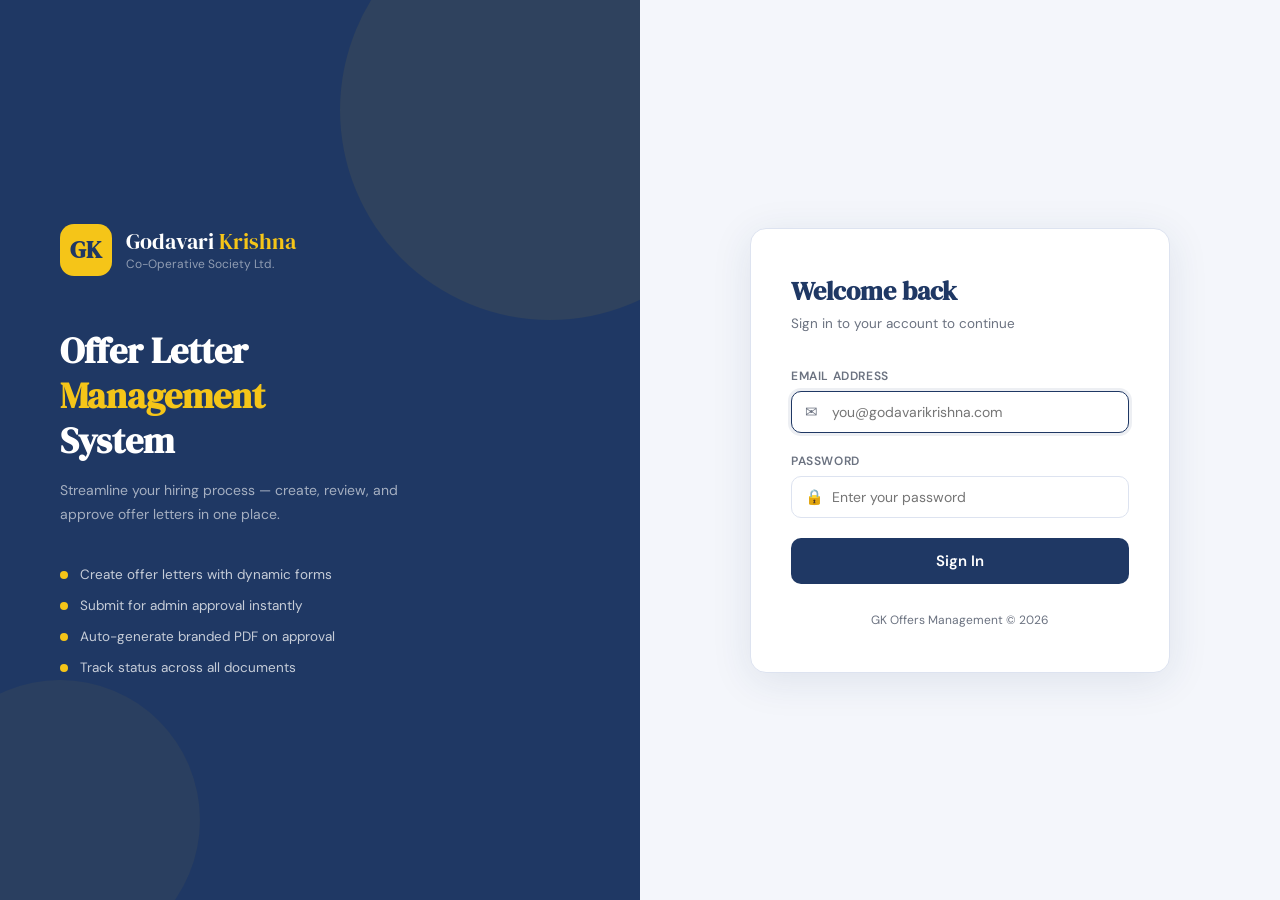
<file: index.html>
<!doctype html>
<html lang="en">
  <head>
    <meta charset="UTF-8" />
    <meta name="viewport" content="width=device-width, initial-scale=1.0" />
    <title>GK Offers — Login</title>
    <link rel="preconnect" href="https://fonts.googleapis.com" />
    <link
      href="https://fonts.googleapis.com/css2?family=DM+Sans:wght@300;400;500;600&family=DM+Serif+Display&display=swap"
      rel="stylesheet"
    />
    <style>
      *,
      *::before,
      *::after {
        box-sizing: border-box;
        margin: 0;
        padding: 0;
      }

      :root {
        --navy: #1f3864;
        --navy-lt: #2a4a85;
        --gold: #f5c518;
        --border: #dde3f0;
        --text: #1a1f36;
        --muted: #6b7280;
        --radius: 10px;
      }

      body {
        font-family: "DM Sans", sans-serif;
        min-height: 100vh;
        display: grid;
        grid-template-columns: 1fr 1fr;
        background: #f4f6fb;
      }

      /* ── Left panel ── */
      .left {
        background: var(--navy);
        display: flex;
        flex-direction: column;
        justify-content: center;
        padding: 60px;
        position: relative;
        overflow: hidden;
      }
      .left::before {
        content: "";
        position: absolute;
        width: 420px;
        height: 420px;
        background: rgba(245, 197, 24, 0.07);
        border-radius: 50%;
        top: -100px;
        right: -120px;
      }
      .left::after {
        content: "";
        position: absolute;
        width: 280px;
        height: 280px;
        background: rgba(245, 197, 24, 0.05);
        border-radius: 50%;
        bottom: -60px;
        left: -80px;
      }
      .brand {
        display: flex;
        align-items: center;
        gap: 14px;
        margin-bottom: 52px;
      }
      .brand-logo {
        width: 52px;
        height: 52px;
        background: var(--gold);
        border-radius: 14px;
        display: flex;
        align-items: center;
        justify-content: center;
        font-family: "DM Serif Display", serif;
        font-size: 24px;
        color: var(--navy);
        font-weight: 700;
        flex-shrink: 0;
      }
      .brand-name {
        font-family: "DM Serif Display", serif;
        font-size: 22px;
        color: #fff;
        line-height: 1.2;
      }
      .brand-name span {
        color: var(--gold);
      }
      .brand-sub {
        font-size: 12px;
        color: rgba(255, 255, 255, 0.5);
        margin-top: 2px;
      }

      .left-headline {
        font-family: "DM Serif Display", serif;
        font-size: 36px;
        color: #fff;
        line-height: 1.25;
        margin-bottom: 16px;
      }
      .left-headline span {
        color: var(--gold);
      }
      .left-desc {
        font-size: 14px;
        color: rgba(255, 255, 255, 0.6);
        line-height: 1.7;
        max-width: 360px;
      }

      .feature-list {
        margin-top: 40px;
        display: flex;
        flex-direction: column;
        gap: 14px;
      }
      .feature {
        display: flex;
        align-items: center;
        gap: 12px;
        color: rgba(255, 255, 255, 0.75);
        font-size: 13.5px;
      }
      .feature-dot {
        width: 8px;
        height: 8px;
        background: var(--gold);
        border-radius: 50%;
        flex-shrink: 0;
      }

      /* ── Right panel ── */
      .right {
        display: flex;
        align-items: center;
        justify-content: center;
        padding: 40px;
      }
      .login-card {
        background: #fff;
        border-radius: 16px;
        border: 1px solid var(--border);
        box-shadow: 0 8px 40px rgba(31, 56, 100, 0.1);
        padding: 44px 40px;
        width: 100%;
        max-width: 420px;
      }
      .login-title {
        font-family: "DM Serif Display", serif;
        font-size: 26px;
        color: var(--navy);
        margin-bottom: 6px;
      }
      .login-subtitle {
        font-size: 13.5px;
        color: var(--muted);
        margin-bottom: 36px;
      }

      .form-group {
        margin-bottom: 20px;
      }
      .form-label {
        display: block;
        font-size: 12px;
        font-weight: 600;
        color: var(--muted);
        text-transform: uppercase;
        letter-spacing: 0.05em;
        margin-bottom: 7px;
      }
      .input-wrap {
        position: relative;
      }
      .input-icon {
        position: absolute;
        left: 14px;
        top: 50%;
        transform: translateY(-50%);
        color: var(--muted);
        font-size: 15px;
        pointer-events: none;
      }
      .form-control {
        width: 100%;
        padding: 11px 14px 11px 40px;
        border: 1.5px solid var(--border);
        border-radius: var(--radius);
        font-family: inherit;
        font-size: 14px;
        color: var(--text);
        outline: none;
        transition:
          border-color 0.15s,
          box-shadow 0.15s;
      }
      .form-control:focus {
        border-color: var(--navy);
        box-shadow: 0 0 0 3px rgba(31, 56, 100, 0.08);
      }

      .btn-login {
        width: 100%;
        padding: 13px;
        background: var(--navy);
        color: #fff;
        border: none;
        border-radius: var(--radius);
        font-family: inherit;
        font-size: 15px;
        font-weight: 600;
        cursor: pointer;
        transition: all 0.18s;
        margin-top: 8px;
        display: flex;
        align-items: center;
        justify-content: center;
        gap: 8px;
      }
      .btn-login:hover {
        background: var(--navy-lt);
        transform: translateY(-1px);
        box-shadow: 0 4px 20px rgba(31, 56, 100, 0.2);
      }
      .btn-login:active {
        transform: none;
      }
      .btn-login:disabled {
        opacity: 0.6;
        cursor: not-allowed;
        transform: none;
      }

      .error-msg {
        background: #fde8e8;
        color: #b22a2a;
        border-radius: var(--radius);
        padding: 11px 14px;
        font-size: 13px;
        margin-bottom: 20px;
        display: none;
        border: 1px solid #f5c6c6;
      }
      .error-msg.show {
        display: block;
      }

      .login-footer {
        text-align: center;
        margin-top: 28px;
        font-size: 12px;
        color: var(--muted);
      }

      /* ── Spinner ── */
      .spinner {
        width: 16px;
        height: 16px;
        border: 2px solid rgba(255, 255, 255, 0.3);
        border-top-color: #fff;
        border-radius: 50%;
        animation: spin 0.7s linear infinite;
        display: none;
      }
      @keyframes spin {
        to {
          transform: rotate(360deg);
        }
      }

      /* ── Responsive ── */
      @media (max-width: 768px) {
        body {
          grid-template-columns: 1fr;
        }
        .left {
          display: none;
        }
        .right {
          padding: 24px;
        }
        .login-card {
          padding: 32px 24px;
        }
      }
    </style>
  </head>
  <body>
    <!-- Left branding panel -->
    <div class="left">
      <div class="brand">
        <div class="brand-logo">GK</div>
        <div>
          <div class="brand-name">Godavari <span>Krishna</span></div>
          <div class="brand-sub">Co-Operative Society Ltd.</div>
        </div>
      </div>

      <h1 class="left-headline">
        Offer Letter<br /><span>Management</span><br />System
      </h1>
      <p class="left-desc">
        Streamline your hiring process — create, review, and approve offer
        letters in one place.
      </p>

      <div class="feature-list">
        <div class="feature">
          <div class="feature-dot"></div>
          Create offer letters with dynamic forms
        </div>
        <div class="feature">
          <div class="feature-dot"></div>
          Submit for admin approval instantly
        </div>
        <div class="feature">
          <div class="feature-dot"></div>
          Auto-generate branded PDF on approval
        </div>
        <div class="feature">
          <div class="feature-dot"></div>
          Track status across all documents
        </div>
      </div>
    </div>

    <!-- Right login panel -->
    <div class="right">
      <div class="login-card">
        <h2 class="login-title">Welcome back</h2>
        <p class="login-subtitle">Sign in to your account to continue</p>

        <div class="error-msg" id="errorMsg"></div>

        <form id="loginForm">
          <div class="form-group">
            <label class="form-label">Email Address</label>
            <div class="input-wrap">
              <span class="input-icon">✉</span>
              <input
                type="email"
                id="email"
                class="form-control"
                placeholder="you@godavarikrishna.com"
                required
                autofocus
              />
            </div>
          </div>

          <div class="form-group">
            <label class="form-label">Password</label>
            <div class="input-wrap">
              <span class="input-icon">🔒</span>
              <input
                type="password"
                id="password"
                class="form-control"
                placeholder="Enter your password"
                required
              />
            </div>
          </div>

          <button type="submit" class="btn-login" id="loginBtn">
            <span id="btnText">Sign In</span>
            <div class="spinner" id="spinner"></div>
          </button>
        </form>

        <div class="login-footer">GK Offers Management &copy; 2026</div>
      </div>
    </div>

    <script src="/api.js"></script>
    <script>
      // If already logged in, redirect
      if (getToken() && getUser()) {
        const user = getUser();
        window.location.href =
          user.role === "admin"
            ? "/admin/dashboard.html"
            : "/recruiter/dashboard.html";
      }

      document
        .getElementById("loginForm")
        .addEventListener("submit", async (e) => {
          e.preventDefault();
          const email = document.getElementById("email").value.trim();
          const password = document.getElementById("password").value;
          const btn = document.getElementById("loginBtn");
          const spinner = document.getElementById("spinner");
          const btnText = document.getElementById("btnText");
          const errorMsg = document.getElementById("errorMsg");

          // Loading state
          btn.disabled = true;
          spinner.style.display = "block";
          btnText.textContent = "Signing in...";
          errorMsg.classList.remove("show");

          try {
            const data = await login(email, password);
            localStorage.setItem("token", data.access_token);

            // Fetch user profile using relative URL
            const me = await fetch("/auth/me", {
              headers: { Authorization: `Bearer ${data.access_token}` },
            }).then((r) => r.json());

            localStorage.setItem("user", JSON.stringify(me));

            // Redirect by role
            window.location.href =
              me.role === "admin"
                ? "/admin/dashboard.html"
                : "/recruiter/dashboard.html";
          } catch (err) {
            errorMsg.textContent = err.message || "Invalid email or password";
            errorMsg.classList.add("show");
            btn.disabled = false;
            spinner.style.display = "none";
            btnText.textContent = "Sign In";
          }
        });
    </script>
  </body>
</html>
</file>
<file: style.css>
@import url('https://fonts.googleapis.com/css2?family=DM+Sans:wght@300;400;500;600&family=DM+Serif+Display&display=swap');

*, *::before, *::after { box-sizing: border-box; margin: 0; padding: 0; }

:root {
    --navy:    #1F3864;
    --navy-lt: #2a4a85;
    --gold:    #F5C518;
    --green:   #22a861;
    --red:     #e03c3c;
    --orange:  #f5a623;
    --bg:      #f4f6fb;
    --surface: #ffffff;
    --border:  #dde3f0;
    --text:    #1a1f36;
    --muted:   #6b7280;
    --radius:  10px;
    --shadow:  0 2px 16px rgba(31,56,100,0.08);
    --shadow-lg: 0 8px 40px rgba(31,56,100,0.14);
}

body {
    font-family: 'DM Sans', sans-serif;
    background: var(--bg);
    color: var(--text);
    font-size: 14px;
    line-height: 1.6;
}

/* ── Buttons ─────────────────────────── */
.btn {
    display: inline-flex;
    align-items: center;
    gap: 6px;
    padding: 9px 18px;
    border: none;
    border-radius: var(--radius);
    font-family: inherit;
    font-size: 13.5px;
    font-weight: 500;
    cursor: pointer;
    transition: all .18s ease;
    text-decoration: none;
}
.btn-primary   { background: var(--navy); color: #fff; }
.btn-primary:hover { background: var(--navy-lt); transform: translateY(-1px); box-shadow: var(--shadow); }
.btn-success   { background: var(--green); color: #fff; }
.btn-success:hover { filter: brightness(1.1); }
.btn-danger    { background: var(--red); color: #fff; }
.btn-danger:hover  { filter: brightness(1.1); }
.btn-warning   { background: var(--orange); color: #fff; }
.btn-outline   { background: transparent; color: var(--navy); border: 1.5px solid var(--border); }
.btn-outline:hover { border-color: var(--navy); background: #f0f4ff; }
.btn-sm        { padding: 6px 12px; font-size: 12.5px; }
.btn:disabled  { opacity: .5; cursor: not-allowed; transform: none !important; }

/* ── Cards ───────────────────────────── */
.card {
    background: var(--surface);
    border-radius: var(--radius);
    border: 1px solid var(--border);
    box-shadow: var(--shadow);
}
.card-header {
    padding: 18px 24px;
    border-bottom: 1px solid var(--border);
    display: flex;
    align-items: center;
    justify-content: space-between;
    gap: 12px;
}
.card-body { padding: 24px; }

/* ── Form elements ───────────────────── */
.form-group { margin-bottom: 16px; }
.form-label {
    display: block;
    font-size: 12.5px;
    font-weight: 600;
    color: var(--muted);
    text-transform: uppercase;
    letter-spacing: .04em;
    margin-bottom: 6px;
}
.form-control {
    width: 100%;
    padding: 10px 14px;
    border: 1.5px solid var(--border);
    border-radius: var(--radius);
    font-family: inherit;
    font-size: 14px;
    color: var(--text);
    background: #fff;
    transition: border-color .15s;
    outline: none;
}
.form-control:focus { border-color: var(--navy); box-shadow: 0 0 0 3px rgba(31,56,100,0.08); }

/* ── Status badges ───────────────────── */
.badge {
    display: inline-block;
    padding: 3px 10px;
    border-radius: 20px;
    font-size: 11.5px;
    font-weight: 600;
    letter-spacing: .02em;
}
.badge-draft    { background: #e9ecf5; color: #5a6080; }
.badge-pending  { background: #fff4e0; color: #b26b00; }
.badge-approved { background: #e2f8ee; color: #1a7a48; }
.badge-rejected { background: #fde8e8; color: #b22a2a; }

/* ── Table ───────────────────────────── */
.table-wrap { overflow-x: auto; }
table { width: 100%; border-collapse: collapse; }
thead th {
    background: #f8f9fd;
    padding: 11px 16px;
    text-align: left;
    font-size: 11.5px;
    font-weight: 600;
    color: var(--muted);
    text-transform: uppercase;
    letter-spacing: .05em;
    border-bottom: 1.5px solid var(--border);
    white-space: nowrap;
}
tbody td {
    padding: 13px 16px;
    border-bottom: 1px solid var(--border);
    font-size: 13.5px;
    vertical-align: middle;
}
tbody tr:last-child td { border-bottom: none; }
tbody tr:hover { background: #f8f9fd; }

/* ── Navbar ──────────────────────────── */
.navbar {
    background: var(--navy);
    color: #fff;
    display: flex;
    align-items: center;
    justify-content: space-between;
    padding: 0 32px;
    height: 60px;
    position: sticky;
    top: 0;
    z-index: 100;
    box-shadow: 0 2px 12px rgba(31,56,100,0.18);
}
.navbar-brand {
    display: flex;
    align-items: center;
    gap: 10px;
    font-family: 'DM Serif Display', serif;
    font-size: 18px;
    color: #fff;
    text-decoration: none;
}
.navbar-brand .dot { color: var(--gold); }
.navbar-right { display: flex; align-items: center; gap: 16px; }
.navbar-user { font-size: 13px; opacity: .8; }
.navbar-role {
    background: var(--gold);
    color: var(--navy);
    font-size: 11px;
    font-weight: 700;
    padding: 2px 8px;
    border-radius: 20px;
    text-transform: uppercase;
    letter-spacing: .05em;
}

/* ── Page layout ─────────────────────── */
.page-wrap { max-width: 1200px; margin: 0 auto; padding: 32px 24px; }
.page-title {
    font-family: 'DM Serif Display', serif;
    font-size: 26px;
    color: var(--navy);
    margin-bottom: 4px;
}
.page-subtitle { color: var(--muted); font-size: 13.5px; margin-bottom: 28px; }

/* ── Tabs ────────────────────────────── */
.tabs { display: flex; gap: 4px; border-bottom: 2px solid var(--border); margin-bottom: 24px; }
.tab {
    padding: 10px 20px;
    font-size: 13.5px;
    font-weight: 500;
    color: var(--muted);
    cursor: pointer;
    border-bottom: 2px solid transparent;
    margin-bottom: -2px;
    transition: all .15s;
}
.tab.active { color: var(--navy); border-bottom-color: var(--navy); font-weight: 600; }
.tab:hover:not(.active) { color: var(--text); }
.tab-content { display: none; }
.tab-content.active { display: block; }

/* ── Modal ───────────────────────────── */
.modal-overlay {
    display: none;
    position: fixed; inset: 0;
    background: rgba(10,15,30,.45);
    backdrop-filter: blur(3px);
    z-index: 200;
    align-items: center;
    justify-content: center;
}
.modal-overlay.open { display: flex; }
.modal {
    background: var(--surface);
    border-radius: 14px;
    width: 90%;
    max-width: 600px;
    max-height: 90vh;
    overflow-y: auto;
    box-shadow: var(--shadow-lg);
    animation: slideUp .22s ease;
}
.modal-header {
    padding: 20px 24px 16px;
    border-bottom: 1px solid var(--border);
    display: flex;
    align-items: center;
    justify-content: space-between;
}
.modal-title { font-size: 16px; font-weight: 600; color: var(--navy); }
.modal-close { background: none; border: none; font-size: 20px; cursor: pointer; color: var(--muted); line-height: 1; }
.modal-body { padding: 24px; }
.modal-footer { padding: 16px 24px; border-top: 1px solid var(--border); display: flex; justify-content: flex-end; gap: 10px; }

@keyframes slideUp {
    from { transform: translateY(20px); opacity: 0; }
    to   { transform: translateY(0);    opacity: 1; }
}

/* ── Alert / Toast ───────────────────── */
.toast-wrap { position: fixed; top: 72px; right: 24px; z-index: 999; display: flex; flex-direction: column; gap: 8px; }
.toast {
    padding: 12px 18px;
    border-radius: var(--radius);
    font-size: 13.5px;
    font-weight: 500;
    box-shadow: var(--shadow-lg);
    animation: fadeIn .2s ease;
    min-width: 220px;
}
.toast-success { background: var(--green); color: #fff; }
.toast-error   { background: var(--red);   color: #fff; }
@keyframes fadeIn { from { opacity: 0; transform: translateX(12px); } to { opacity: 1; transform: none; } }

/* ── Empty state ─────────────────────── */
.empty { text-align: center; padding: 60px 24px; color: var(--muted); }
.empty-icon { font-size: 40px; margin-bottom: 12px; }
.empty p { font-size: 14px; }

/* ── Stat cards ──────────────────────── */
.stats { display: grid; grid-template-columns: repeat(auto-fit, minmax(180px, 1fr)); gap: 16px; margin-bottom: 28px; }
.stat-card {
    background: var(--surface);
    border: 1px solid var(--border);
    border-radius: var(--radius);
    padding: 20px 24px;
    display: flex;
    flex-direction: column;
    gap: 4px;
}
.stat-label { font-size: 11.5px; font-weight: 600; color: var(--muted); text-transform: uppercase; letter-spacing: .05em; }
.stat-value { font-size: 28px; font-weight: 600; color: var(--navy); line-height: 1.2; }
.stat-card.pending .stat-value { color: var(--orange); }
.stat-card.approved .stat-value { color: var(--green); }
.stat-card.rejected .stat-value { color: var(--red); }

/* ── Responsive ──────────────────────── */
@media (max-width: 640px) {
    .navbar { padding: 0 16px; }
    .page-wrap { padding: 20px 16px; }
    .card-body { padding: 16px; }
}
</file>
